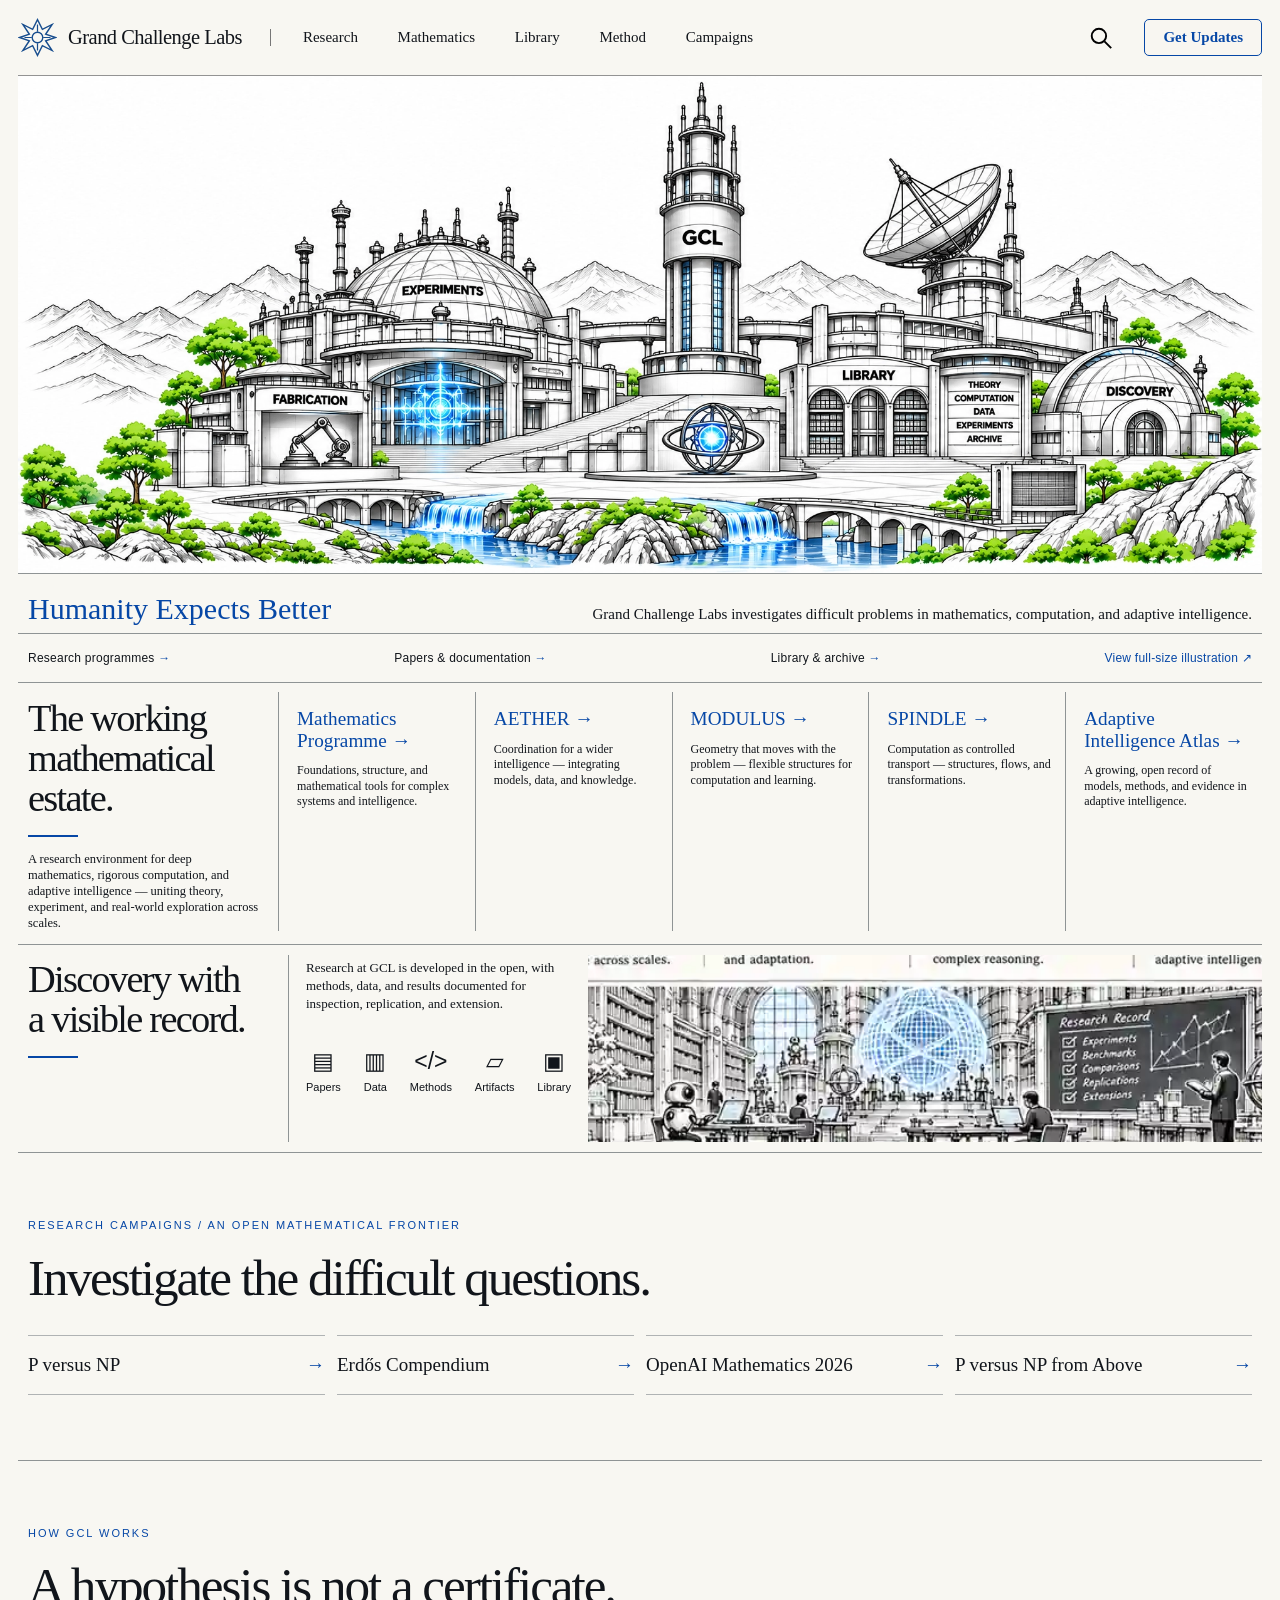
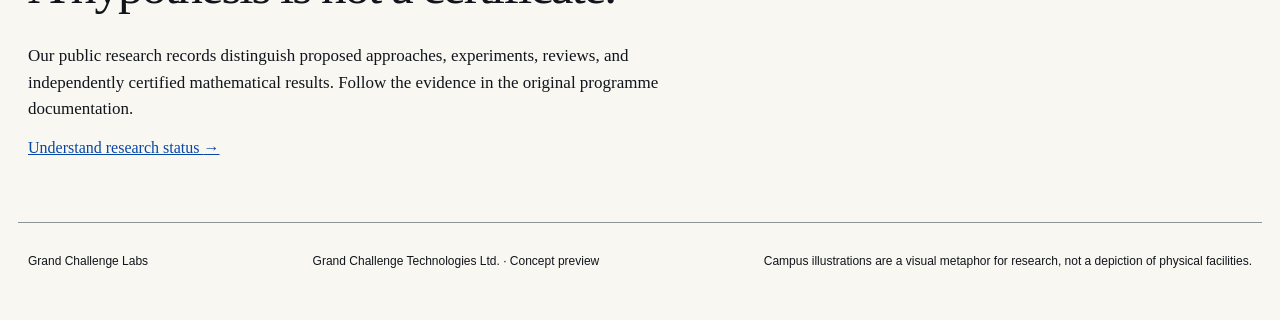
<file: index.html>
<!doctype html>
<html lang="en">
<head>
  <meta charset="utf-8">
  <meta name="viewport" content="width=device-width, initial-scale=1">
  <meta name="theme-color" content="#f8f7f2">
  <meta name="description" content="Grand Challenge Labs investigates problems in mathematics, computation, and adaptive intelligence. Explore research programmes, documentary records, and working evidence.">
  <title>Grand Challenge Labs · Humanity Expects Better</title>
  
  <link rel="preload" href="assets/hero-polished-no-wiring.webp" as="image" type="image/webp">
  <style>
:root{--ink:#11151b;--paper:#f8f7f2;--blue:#0647a6;--rule:#8f9495;--sans:Arial,Helvetica,sans-serif}*{box-sizing:border-box}html{scroll-behavior:smooth}body{margin:0;background:var(--paper);color:var(--ink);font-family:Georgia,'Times New Roman',serif}a{color:inherit}a:focus-visible,button:focus-visible,input:focus-visible{outline:3px solid var(--blue);outline-offset:3px}button{font:inherit}.shell{width:min(1440px,calc(100% - 36px));margin-inline:auto}.skip{position:absolute;left:-9999px;z-index:50;background:white;padding:14px}.skip:focus{left:10px;top:10px}.masthead{height:76px;display:flex;align-items:center;border-bottom:1px solid #939393;gap:28px}.identity{display:flex;align-items:center;gap:11px;text-decoration:none;font-size:clamp(17px,1.6vw,23px);white-space:nowrap;letter-spacing:-.025em}.mark{height:39px;width:39px;color:#174d8e}.masthead nav{display:flex;border-left:1px solid #777;padding-left:32px;gap:clamp(18px,3.1vw,51px);flex:1}.masthead nav a{text-decoration:none;font-size:15px;white-space:nowrap}.masthead nav a:hover,.record-links a:hover,.quick-links a:hover{text-decoration:underline;text-decoration-color:var(--blue)}.mast-actions{display:flex;align-items:center;gap:28px}.search-button{background:none;border:0;cursor:pointer;width:31px;height:31px;padding:2px}.search-button svg{width:100%;height:100%}.outline-button{display:inline-flex;justify-content:center;align-items:center;gap:7px;border:1.5px solid var(--blue);border-radius:5px;padding:9px 18px;color:var(--blue);text-decoration:none;white-space:nowrap;background:rgba(248,247,242,.94);font-size:15px;font-weight:bold}.outline-button:hover{background:#e4ebf9}.menu-toggle{display:none}.hero{height:565px;position:relative;overflow:hidden}.hero-art{position:absolute;right:-10px;top:0;width:calc(100% - 190px);height:100%;object-fit:cover;object-position:right center}.hero:after{content:"";position:absolute;left:0;top:0;bottom:0;width:365px;background:linear-gradient(90deg,var(--paper) 0%,rgba(248,247,242,.98) 45%,rgba(248,247,242,.78) 74%,transparent 100%);pointer-events:none}.hero-copy{position:absolute;left:12px;top:13px;z-index:1;width:300px}.hero h1{font-size:clamp(62px,6.8vw,99px);font-weight:400;line-height:.82;letter-spacing:-.075em;margin:0 0 9px}.brand-rule{height:1.5px;background:#111;width:230px;margin:13px 0 8px}.tagline{font-size:23px;line-height:1.1;color:var(--blue);margin:0 0 11px;white-space:nowrap}.lede{font-size:16px;line-height:1.19;max-width:259px;margin:0 0 14px}.hero-cta{font-size:13px;padding:8px 10px}.quick-links{display:grid;gap:14px;margin-top:18px}.quick-links a{display:flex;align-items:center;gap:14px;font-size:12px;text-decoration:none}.quick-icon{font-size:22px;width:22px;line-height:1;text-align:center}.rule{border-top:1px solid var(--rule)}.estate{min-height:0;display:grid;grid-template-columns:minmax(260px,1.2fr) minmax(0,4.8fr);border-bottom:1px solid var(--rule);padding:9px 0 13px}.estate-intro{padding:7px 19px 0 10px}.estate h2,.record h2{font-size:clamp(31px,3vw,48px);line-height:1.04;font-weight:400;letter-spacing:-.045em;margin:0 0 16px}.blue-rule{display:block;background:var(--blue);width:50px;height:2px;margin:0 0 14px}.estate-intro p{font-size:12.5px;line-height:1.28;max-width:316px;margin:0}.programme-grid{display:grid;grid-template-columns:repeat(5,minmax(0,1fr));min-width:0}.programme{border-left:1px solid var(--rule);text-decoration:none;padding:16px 14px 18px 18px;min-width:0;display:flex;flex-direction:column}.programme h3{font-size:clamp(17px,1.5vw,21px);line-height:1.12;letter-spacing:.002em;color:var(--blue);font-weight:400;margin:0 0 12px}.programme h3 span{white-space:nowrap}.programme p{font-size:12px;line-height:1.28;margin:0;max-width:190px}.programme:hover h3{text-decoration:underline}.record{min-height:206px;display:grid;grid-template-columns: 270px 300px minmax(0,1fr);border-bottom:1px solid var(--rule);padding:10px 0}.record-title{padding:5px 12px 0 10px}.record-copy{padding:4px 17px;border-left:1px solid var(--rule)}.record-copy p{font-size:13px;line-height:1.38;margin:0}.record-links{display:flex;justify-content:space-between;gap:10px;margin-top:35px}.record-links a{font:11px var(--sans);text-decoration:none;text-align:center;display:grid;gap:9px}.record-links a span{font-size:23px;height:24px}.library-art{display:block;width:100%;height:187px;object-fit:cover;object-position:center}.below,.method{padding:62px 10px 65px;border-bottom:1px solid var(--rule)}.eyebrow{text-transform:uppercase;letter-spacing:.18em;font:11px var(--sans);color:var(--blue)}.below h2,.method h2{font-size:clamp(30px,4vw,58px);font-weight:400;letter-spacing:-.04em;margin:15px 0 28px}.below-links{display:grid;grid-template-columns:repeat(4,1fr);gap:12px}.below-links a{border-top:1px solid #b0b3b4;border-bottom:1px solid #b0b3b4;padding:18px 0;display:flex;align-items:center;justify-content:space-between;gap:12px;font-size:19px;text-decoration:none}.below-links a:hover{color:var(--blue)}.below-links span{color:var(--blue)}.method p{max-width:700px;font-size:17px;line-height:1.55}.method>a{color:var(--blue)}footer{padding:30px 10px 50px;display:flex;flex-wrap:wrap;justify-content:space-between;gap:18px;font:12px/1.4 var(--sans)}dialog{width:min(610px,calc(100vw - 40px));padding:32px;border:1px solid #69717a;background:var(--paper);box-shadow:0 20px 70px #0003}dialog::backdrop{background:#1119}dialog h2{font-size:38px;font-weight:normal}dialog label{display:block;font:13px var(--sans);margin-bottom:9px}dialog input{display:block;width:100%;padding:13px;font:18px var(--sans);background:white;border:1px solid #69717a}dialog .close{float:right;background:none;border:0;font-size:32px;cursor:pointer}#search-results{display:grid;margin-top:22px;gap:7px}#search-results a{text-decoration:none;padding:10px;border-bottom:1px solid #bbb}#search-results a:hover{color:var(--blue)}
@media(max-width:1180px){.masthead{gap:16px}.masthead nav{gap:16px;padding-left:18px}.mast-actions{gap:9px}.programme{padding-left:10px;padding-right:9px}.estate{grid-template-columns:250px minmax(0,1fr)}.record{grid-template-columns:245px 270px minmax(0,1fr)}}
@media(max-width:900px){.masthead{height:auto;min-height:70px;flex-wrap:wrap;padding:13px 0}.identity{flex:1}.menu-toggle{display:inline-flex;align-items:center;gap:8px;background:none;border:1px solid #a2a2a2;padding:6px 9px;border-radius:3px;font:13px var(--sans)}.masthead nav{display:none;order:5;flex-basis:100%;border:0;padding:10px 0;border-top:1px solid #bbb;flex-wrap:wrap}.masthead nav.open{display:flex}.mast-actions{margin-left:auto}.updates{font-size:12px;padding:7px}.hero{height:525px}.hero-art{width:calc(100% + 100px);right:-235px;opacity:.85}.hero:after{width:400px}.estate{display:block;padding-bottom:20px}.estate-intro{padding:17px 11px}.estate-intro p{max-width:650px;font-size:14px}.programme-grid{grid-template-columns:repeat(3,minmax(0,1fr));gap:0}.programme{padding:10px 15px;min-height:185px}.record{grid-template-columns: 1fr 1fr}.library-art{grid-column:1/-1;height:auto;max-height:270px;object-fit:cover}.below-links{grid-template-columns:repeat(2,1fr)}}
@media(max-width:600px){.shell{width:min(100% - 24px,1440px)}.identity{font-size:17px}.mark{width:32px;height:32px}.masthead{gap:10px}.mast-actions{gap:4px}.updates{display:none}.hero{height:620px}.hero-art{width:100%;right:-65px;top:233px;height:390px;object-fit:cover;object-position:center}.hero:after{width:100%;height:285px;bottom:auto;background:linear-gradient(var(--paper) 82%, transparent)}.hero-copy{left:4px;top:8px;width:100%;}.hero h1{font-size:59px}.brand-rule{width:206px;margin:11px 0 8px}.tagline{font-size:22px}.lede{max-width:300px;font-size:14px;line-height:1.32}.hero-cta{font-size:12px;padding:7px}.quick-links{position:absolute;top:386px;background:#f8f7f2eb;padding:12px;margin:0;left:0;gap:8px}.quick-links a{font-size:11px}.programme-grid{grid-template-columns:repeat(2,minmax(0,1fr))}.programme{padding:12px 8px;min-height:210px}.programme h3{font-size:18px}.programme-graphic{height:60px}.programme p{font-size:12px}.record{display:block}.record-title,.record-copy{border:0;padding:12px 7px}.record-links{margin-top:20px}.library-art{height:auto;max-height:none}.below-links{grid-template-columns:1fr}.below,.method{padding:42px 10px}.below-links a{font-size:17px}}
@media(prefers-reduced-motion:reduce){html{scroll-behavior:auto}}

/* Hero integrity: mockup artwork contains editorial text in its left edge.
   Crop that edge inside a dedicated illustration viewport; never layer the
   live heading over the image. Keep both responsive and accessible. */
.hero{isolation:isolate}
.hero-visual{position:absolute;inset:0 0 0 420px;overflow:hidden;pointer-events:none}
.hero-art{position:absolute;top:0;right:0;left:auto;width:140%;height:100%;object-fit:cover;object-position:right center;max-width:none}
.hero:after{display:none}
.hero-copy{left:12px;top:16px;width:395px;z-index:2}
.hero h1{font-size:clamp(64px,5.35vw,82px);line-height:.91;letter-spacing:-.065em}
.tagline{font-size:22px}
.lede{font-size:16px;line-height:1.32;max-width:300px}
@media(max-width:900px){.hero{height:525px}.hero-visual{left:355px}.hero-copy{width:335px}.hero h1{font-size:clamp(61px,7vw,73px)}}
@media(max-width:600px){.hero{height:725px}.hero-copy{top:10px;left:5px;width:calc(100% - 10px)}.hero h1{font-size:clamp(53px,11vw,67px)}.hero-visual{inset:345px 0 0 0}.hero-art{width:145%;height:100%;top:0;right:0;object-fit:cover;object-position:right center}.quick-links{position:static;background:transparent;padding:0;margin-top:15px;gap:8px}.lede{font-size:14px;max-width:300px}.tagline{font-size:20px}}
@media(min-width:601px) and (max-width:720px){.hero-visual{left:330px}.hero-copy{width:315px}.hero h1{font-size:60px}}


/* Full-composition hero: no cropping, forced aspect ratio, or overlay text. */
.visually-hidden{position:absolute!important;width:1px;height:1px;padding:0;margin:-1px;overflow:hidden;clip-path:inset(50%);white-space:nowrap;border:0}
.hero{height:auto;min-height:0;position:relative;overflow:visible;isolation:auto}
.hero-art{display:block;position:static;inset:auto;width:100%;max-width:100%;height:auto;min-height:0;object-fit:contain;object-position:center;opacity:1;image-rendering:auto}
.hero:after{display:none}
.hero-hotspot{position:absolute;left:2.5%;top:54%;width:15%;height:8%;border-radius:5px}
.hero-hotspot:focus-visible{outline:3px solid var(--blue);outline-offset:1px}
.hero-links{display:flex;align-items:center;justify-content:space-between;gap:15px;flex-wrap:wrap;padding:15px 10px;border-top:1px solid var(--rule);font:12px/1.5 var(--sans);letter-spacing:.02em}
.hero-links a{color:var(--ink);text-decoration:none}
.hero-links a span{color:var(--blue)}
.hero-links a:hover{text-decoration:underline}
.hero-links .view-art{color:var(--blue)}
@media(max-width:900px){.hero{height:auto;min-height:0}.hero-art{position:static;right:auto;top:auto;width:100%;height:auto;opacity:1;object-fit:contain}}
@media(max-width:600px){.hero{height:auto;min-height:0}.hero-art{position:static;right:auto;top:auto;width:100%;height:auto;object-fit:contain}.hero-links{display:grid;grid-template-columns:1fr 1fr;gap:14px;font-size:12px}.hero-hotspot{display:none}}


/* Approved clean architectural engraving: full-image presentation with no overlaid copy. */
.hero{position:relative;overflow:visible;height:auto;min-height:0}
.hero-art{display:block;position:static;width:100%;max-width:100%;height:auto;object-fit:contain;object-position:center;opacity:1;image-rendering:auto}
.hero-introduction{display:flex;align-items:baseline;justify-content:space-between;gap:2.5rem;border-top:1px solid var(--rule);padding:17px 10px 6px}
.hero-introduction p{margin:0;font-size:15px;line-height:1.5}
.hero-introduction .hero-motto{font-size:clamp(21px,2.4vw,30px);color:var(--blue);white-space:nowrap;line-height:1.2}
@media(max-width:690px){.hero-introduction{display:block;padding-top:16px}.hero-introduction p+p{margin-top:9px}}
</style>
  
</head>
<body>
<a class="skip" href="#main">Skip to content</a>
<header class="masthead shell">
  <a class="identity" href="#top" aria-label="Grand Challenge Labs — home">
    <svg class="mark" viewBox="0 0 48 48" aria-hidden="true"><path d="M24 2L30 14 42 8 34 20 46 24 34 28 42 40 30 34 24 46 18 34 6 40 14 28 2 24 14 20 6 8 18 14Z" fill="none" stroke="currentColor" stroke-width="1.7"/><circle cx="24" cy="24" r="6.5" fill="none" stroke="currentColor" stroke-width="1.7"/><path d="M24 8V17M24 31V40M8 24H17M31 24H40" stroke="currentColor" stroke-width="1.5"/></svg>
    <span>Grand Challenge Labs</span>
  </a>
  <button class="menu-toggle" type="button" aria-expanded="false" aria-controls="main-navigation"><span class="menu-lines" aria-hidden="true">☰</span> Menu</button>
  <nav id="main-navigation" aria-label="Main navigation">
    <a href="#research">Research</a>
    <a href="#mathematics">Mathematics</a>
    <a href="#library">Library</a>
    <a href="#method">Method</a>
    <a href="#campaigns">Campaigns</a>
  </nav>
  <div class="mast-actions">
    <button id="search-button" class="search-button" type="button" aria-label="Search the site" title="Search the site"><svg viewBox="0 0 24 24" fill="none" stroke="currentColor" stroke-width="1.7" aria-hidden="true"><circle cx="10.6" cy="10.6" r="6.4"/><path d="m15.5 15.5 6 6"/></svg></button>
    <a class="outline-button updates" href="https://github.com/grandchallenge" aria-label="Follow Grand Challenge Labs updates on GitHub">Get Updates</a>
  </div>
</header>
<main id="main" class="shell">
  <section class="hero" id="top" aria-label="Grand Challenge Labs illustrated research campus">
    <h1 class="visually-hidden">Grand Challenge Labs</h1>
    <img class="hero-art" src="assets/hero-polished-no-wiring.webp" width="1983" height="793" alt="Architectural ink engraving of a calmer Grand Challenge Labs campus featuring a clean cylindrical GCL tower without surrounding cables, experimental dome, fabrication hall, library, satellite dish and discovery dome. Green foliage and blue water and experimental lighting provide restrained color accents." fetchpriority="high" decoding="async">
  </section>
  <div class="hero-introduction" aria-label="Institutional introduction"><p class="hero-motto">Humanity Expects Better</p><p>Grand Challenge Labs investigates difficult problems in mathematics, computation, and adaptive intelligence.</p></div>
  <nav class="hero-links" aria-label="Featured destinations">
    <a href="#research">Research programmes <span aria-hidden="true">→</span></a>
    <a href="https://grandchallenge.github.io/MATH-PROGRAMME/documentaries/">Papers &amp; documentation <span aria-hidden="true">→</span></a>
    <a href="#library">Library &amp; archive <span aria-hidden="true">→</span></a>
    <a class="view-art" href="assets/hero-polished-no-wiring.webp" target="_blank" rel="noopener">View full-size illustration <span aria-hidden="true">↗</span></a>
  </nav>
  <div class="rule"></div>
  <section id="research" class="estate" aria-labelledby="estate-title">
    <div class="estate-intro" id="mathematics">
      <h2 id="estate-title">The working<br>mathematical estate.</h2><span class="blue-rule"></span>
      <p>A research environment for deep mathematics, rigorous computation, and adaptive intelligence — uniting theory, experiment, and real-world exploration across scales.</p>
    </div>
    <div class="programme-grid">
      <a class="programme" href="https://grandchallenge.github.io/MATH-PROGRAMME/">
        <h3>Mathematics<br>Programme <span aria-hidden="true">→</span></h3>
        <p>Foundations, structure, and mathematical tools for complex systems and intelligence.</p>
      </a>
      <a class="programme" href="https://github.com/grandchallenge/AETHER">
        <h3>AETHER <span aria-hidden="true">→</span></h3>
        <p>Coordination for a wider intelligence — integrating models, data, and knowledge.</p>
      </a>
      <a class="programme" href="https://github.com/grandchallenge/MODULUS">
        <h3>MODULUS <span aria-hidden="true">→</span></h3>
        <p>Geometry that moves with the problem — flexible structures for computation and learning.</p>
      </a>
      <a class="programme" href="https://github.com/grandchallenge/MODULUS" aria-label="SPINDLE programme context and related GCL research">
        <h3>SPINDLE <span aria-hidden="true">→</span></h3>
        <p>Computation as controlled transport — structures, flows, and transformations.</p>
      </a>
      <a class="programme" href="https://github.com/grandchallenge/ADAPTIVE-INTELLIGENCE-ATLAS">
        <h3>Adaptive<br>Intelligence Atlas <span aria-hidden="true">→</span></h3>
        <p>A growing, open record of models, methods, and evidence in adaptive intelligence.</p>
      </a>
    </div>
  </section>
  <section class="record" id="library" aria-labelledby="record-title">
    <div class="record-title"><h2 id="record-title">Discovery with<br>a visible record.</h2><span class="blue-rule"></span></div>
    <div class="record-copy"><p>Research at GCL is developed in the open, with methods, data, and results documented for inspection, replication, and extension.</p>
      <div class="record-links"><a href="https://grandchallenge.github.io/MATH-PROGRAMME/documentaries/"><span aria-hidden="true">▤</span>Papers</a><a href="https://github.com/grandchallenge/MATHFORGE"><span aria-hidden="true">▥</span>Data</a><a href="https://github.com/grandchallenge/MATHSOLVE"><span aria-hidden="true">&lt;/&gt;</span>Methods</a><a href="https://github.com/grandchallenge/MATHCERT"><span aria-hidden="true">▱</span>Artifacts</a><a href="https://grandchallenge.github.io/MATH-PROGRAMME/"><span aria-hidden="true">▣</span>Library</a></div>
    </div>
    <img class="library-art" src="assets/library.webp" width="760" height="179" loading="lazy" alt="An illustrated research library and archive with desks, bookshelves, a luminous geometry globe, assistants, and a board documenting experiments and replications.">
  </section>
  <section class="below" id="campaigns">
    <span class="eyebrow">Research campaigns / an open mathematical frontier</span><h2>Investigate the difficult questions.</h2>
    <div class="below-links"><a href="https://grandchallenge.github.io/MATH-PROGRAMME/domains/p_vs_np/">P versus NP <span>→</span></a><a href="https://grandchallenge.github.io/MATH-PROGRAMME/erdos/">Erdős Compendium <span>→</span></a><a href="https://grandchallenge.github.io/MATH-PROGRAMME/oai26/">OpenAI Mathematics 2026 <span>→</span></a><a href="https://grandchallenge.github.io/MATH-PROGRAMME/pnp_above/">P versus NP from Above <span>→</span></a></div>
  </section>
  <section class="method" id="method"><span class="eyebrow">How GCL works</span><h2>A hypothesis is not a certificate.</h2><p>Our public research records distinguish proposed approaches, experiments, reviews, and independently certified mathematical results. Follow the evidence in the original programme documentation.</p><a href="https://grandchallenge.github.io/MATH-PROGRAMME/STATUS_TAXONOMY/">Understand research status <span aria-hidden="true">→</span></a></section>
</main>
<footer class="shell"><span>Grand Challenge Labs</span><span>Grand Challenge Technologies Ltd. · Concept preview</span><span>Campus illustrations are a visual metaphor for research, not a depiction of physical facilities.</span></footer>
<dialog id="search-dialog" aria-labelledby="search-title"><form method="dialog"><button class="close" aria-label="Close search">×</button></form><h2 id="search-title">Explore the estate</h2><label for="site-search">Search programmes and publications</label><input id="site-search" type="search" placeholder="e.g. mathematics, AETHER, P versus NP"><div id="search-results" role="region" aria-live="polite"></div></dialog>
<script>
'use strict';
const menuButton = document.querySelector('.menu-toggle');
const nav = document.querySelector('#main-navigation');
menuButton.addEventListener('click', () => { const expanded = menuButton.getAttribute('aria-expanded') === 'true'; menuButton.setAttribute('aria-expanded', String(!expanded)); nav.classList.toggle('open', !expanded); });
nav.querySelectorAll('a').forEach(a => a.addEventListener('click', () => { nav.classList.remove('open'); menuButton.setAttribute('aria-expanded','false'); }));
const searchDialog = document.getElementById('search-dialog');
document.getElementById('search-button').addEventListener('click', () => { searchDialog.showModal(); document.getElementById('site-search').focus(); });
const routes = [
 ['Mathematics Programme', 'https://grandchallenge.github.io/MATH-PROGRAMME/'],
 ['P versus NP', 'https://grandchallenge.github.io/MATH-PROGRAMME/domains/p_vs_np/'],
 ['P versus NP from Above', 'https://grandchallenge.github.io/MATH-PROGRAMME/pnp_above/'],
 ['Erdős Compendium', 'https://grandchallenge.github.io/MATH-PROGRAMME/erdos/'],
 ['OpenAI Mathematics 2026', 'https://grandchallenge.github.io/MATH-PROGRAMME/oai26/'],
 ['AETHER', 'https://github.com/grandchallenge/AETHER'],
 ['MODULUS', 'https://github.com/grandchallenge/MODULUS'],
 ['Adaptive Intelligence Atlas', 'https://github.com/grandchallenge/ADAPTIVE-INTELLIGENCE-ATLAS'],
 ['Mathematics documentary library', 'https://grandchallenge.github.io/MATH-PROGRAMME/documentaries/'],
 ['MATHCERT', 'https://github.com/grandchallenge/MATHCERT'],
 ['Research method', '#method']
];
const searchField = document.getElementById('site-search');
const searchResults = document.getElementById('search-results');
function renderResults() {
 const query=searchField.value.toLowerCase().trim(); searchResults.replaceChildren();
 const matches=routes.filter(([label]) => label.toLowerCase().includes(query)).slice(0,8);
 for(const [label,url] of matches){const a=document.createElement('a');a.href=url;a.textContent=label+' →';searchResults.append(a);}
 if(!matches.length){const p=document.createElement('p');p.textContent='No matching programme in the quick index. Use the Mathematics Programme documentation for deeper searches.';searchResults.append(p);}
}
searchField.addEventListener('input',renderResults);
renderResults();

</script>
</body>
</html>
</file>
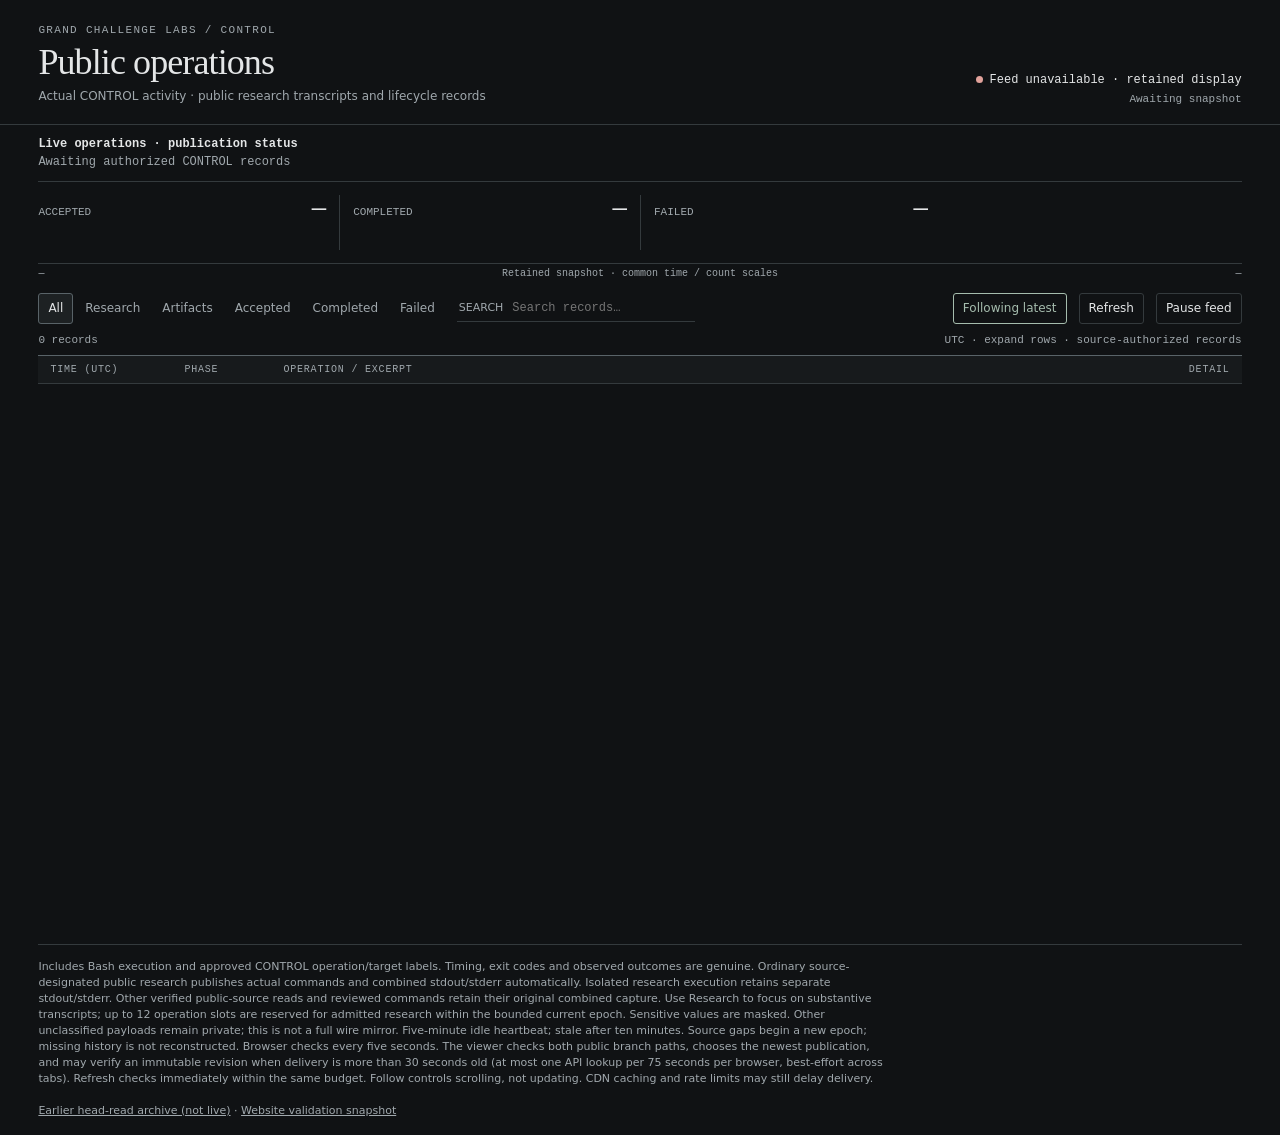
<file: assets/operations/live.html>
<!doctype html><html lang="en"><head><meta charset="utf-8"><meta http-equiv="Content-Security-Policy" content="default-src 'none'; script-src 'self'; style-src 'self' 'unsafe-inline'; connect-src https://raw.githubusercontent.com https://api.github.com; base-uri 'none'; form-action 'none'; object-src 'none'"><meta name="referrer" content="no-referrer"><meta name="viewport" content="width=device-width,initial-scale=1"><title>GCL · Public operations</title>
<link rel="stylesheet" href="console.css"></head><body>
<header><div><div class="eyebrow">GRAND CHALLENGE LABS / CONTROL</div><h1>Public operations</h1><div class="subtitle">Actual CONTROL activity · public research transcripts and lifecycle records</div></div><div class="connection" id="connection"><span class="dot"></span><span id="state">Connecting</span><span id="updated">Awaiting snapshot</span></div></header>
<main><div class="source-line"><strong>Live operations · publication status</strong><span id="source">Awaiting authorized CONTROL records</span></div><section class="metrics" aria-label="Counts in retained snapshot" id="metrics"></section><div class="scale"><span id="range-start">—</span><span>Retained snapshot · common time / count scales</span><span id="range-end">—</span></div>
<div class="toolbar"><div class="filters" role="group" aria-label="Filter stream"><button data-filter="all" aria-pressed="true">All</button><button data-filter="research" aria-pressed="false">Research</button><button data-filter="evidence" aria-pressed="false">Artifacts</button><button data-filter="request" aria-pressed="false">Accepted</button><button data-filter="result" aria-pressed="false">Completed</button><button data-filter="failure" aria-pressed="false">Failed</button></div><label class="search"><span>SEARCH</span><input id="search" type="search" aria-label="Search retained events" placeholder="Search records…" autocomplete="off"></label><span class="grow"></span><button class="control" id="follow" aria-pressed="true">Following latest</button><button class="control" id="refresh">Refresh</button><button class="control" id="pause" aria-pressed="false">Pause feed</button></div>
<div class="meta-line"><span id="shown">0 records</span><span>UTC · expand rows · source-authorized records</span></div>
<div class="table" id="table" tabindex="0" aria-label="Chronological event stream"><div class="columns" aria-hidden="true"><span>TIME (UTC)</span><span>PHASE</span><span>OPERATION / EXCERPT</span><span style="text-align:right">DETAIL</span></div><div id="log"></div></div></main>
<footer><span>Includes Bash execution and approved CONTROL operation/target labels. Timing, exit codes and observed outcomes are genuine. Ordinary source-designated public research publishes actual commands and combined stdout/stderr automatically. Isolated research execution retains separate stdout/stderr. Other verified public-source reads and reviewed commands retain their original combined capture. Use Research to focus on substantive transcripts; up to 12 operation slots are reserved for admitted research within the bounded current epoch. Sensitive values are masked. Other unclassified payloads remain private; this is not a full wire mirror. Five-minute idle heartbeat; stale after ten minutes. Source gaps begin a new epoch; missing history is not reconstructed. Browser checks every five seconds. The viewer checks both public branch paths, chooses the newest publication, and may verify an immutable revision when delivery is more than 30 seconds old (at most one API lookup per 75 seconds per browser, best-effort across tabs). Refresh checks immediately within the same budget. Follow controls scrolling, not updating. CDN caching and rate limits may still delay delivery.</span><span><a href="https://raw.githubusercontent.com/grandchallenge/grandchallenge.github.io/control-public-feed/feed.json" style="color:inherit">Earlier head-read archive (not live)</a> · <a href="index.html" style="color:inherit">Website validation snapshot</a></span></footer><script src="live.js?v=20261127-native"></script></body></html>
</file>
<file: assets/operations/console.css>
:root{color-scheme:dark;--bg:#101214;--paper:#171a1c;--ink:#e4e6e7;--muted:#a0a8ad;--rule:#343a3d;--quiet:#1d2123;--input:#a7bcca;--output:#a5bcad;--error:#e1a29b;--mono:ui-monospace,SFMono-Regular,Consolas,monospace}
*{box-sizing:border-box}body{margin:0;background:var(--bg);color:var(--ink);font:14px/1.45 system-ui,sans-serif}button,input{font:inherit;color:inherit}button{cursor:pointer}button:focus-visible,input:focus-visible,summary:focus-visible{outline:2px solid var(--input);outline-offset:2px}header,main,footer{max-width:1600px;margin:auto;padding-inline:clamp(14px,3vw,48px)}
header{display:flex;justify-content:space-between;align-items:end;gap:20px;padding-top:24px;padding-bottom:19px;border-bottom:1px solid var(--rule)}.eyebrow{font:11px var(--mono);letter-spacing:.12em;color:var(--muted)}h1{font:500 clamp(25px,3vw,36px)/1.1 Georgia,serif;letter-spacing:-.025em;margin:7px 0 5px}.subtitle{color:var(--muted);font-size:12px}.connection{text-align:right;flex-shrink:0;font:12px var(--mono)}.connection .dot{display:inline-block;width:7px;height:7px;background:var(--muted);border-radius:50%;margin-right:7px}.connection.live .dot{background:var(--output)}.connection.stale .dot{background:var(--error)}#updated{display:block;color:var(--muted);font-size:11px;margin-top:6px}
.metrics{display:grid;grid-template-columns:repeat(4,minmax(0,1fr));border-bottom:1px solid var(--rule);padding-block:13px}.metric{padding:0 13px;border-left:1px solid var(--rule);min-width:0}.metric:first-child{border:0;padding-left:0}.metric-label{font:11px var(--mono);color:var(--muted);display:flex;justify-content:space-between;gap:5px;align-items:baseline}.metric strong{font:500 24px/1.2 var(--mono);color:var(--ink)}.series{display:flex;align-items:end;gap:2px;height:20px;margin-top:6px}.series i{flex:1;background:var(--input);min-width:1px;opacity:.78}.metric[data-stream=stdout] .series i{background:var(--output)}.metric[data-stream=stderr] .series i{background:var(--error)}.metric[data-stream=lifecycle] .series i{background:var(--muted)}.scale{display:flex;justify-content:space-between;color:var(--muted);font:10px var(--mono);margin-top:4px}
.toolbar{display:flex;align-items:center;gap:12px;flex-wrap:wrap;padding:14px 0 10px}.filters{display:flex;gap:2px;flex-wrap:wrap}.filters button,.control{border:1px solid transparent;background:transparent;padding:6px 9px;font-size:12px;white-space:nowrap;color:var(--muted);border-radius:3px}.filters button[aria-pressed=true]{border-color:#596368;color:var(--ink);background:var(--quiet)}.control{border-color:var(--rule);color:var(--ink)}.control:hover,.filters button:hover{background:var(--quiet)}.control[aria-pressed=true]{color:var(--output);border-color:var(--output)}.search{display:flex;align-items:center;flex:1;min-width:140px;max-width:320px;gap:7px;border-bottom:1px solid var(--rule);padding:5px 2px}.search span{color:var(--muted);font-size:11px}.search input{background:none;border:0;width:100%;min-width:0;font:12px var(--mono)}.grow{flex:1}
.meta-line{display:flex;justify-content:space-between;gap:12px;flex-wrap:wrap;color:var(--muted);font:11px var(--mono);padding:0 0 9px}.table{position:relative;border-top:1px solid #596368;border-bottom:1px solid var(--rule);height:clamp(300px,calc(100dvh - 310px),1100px);overflow:auto;overflow-anchor:none}.columns,.event-summary{display:grid;grid-template-columns:122px 87px minmax(0,1fr) 54px;gap:12px;align-items:baseline}.columns{position:sticky;top:0;background:var(--paper);z-index:2;padding:8px 12px;color:var(--muted);font:10px var(--mono);letter-spacing:.08em;border-bottom:1px solid var(--rule)}.event{border-bottom:1px solid #262a2c}.event-summary{padding:8px 12px;cursor:pointer;list-style:none;min-height:35px}.event-summary::-webkit-details-marker{display:none}.event-summary:hover,.event[open]>.event-summary{background:var(--quiet)}.time,.stream,.size{font:11px var(--mono);white-space:nowrap}.time{color:var(--muted)}.stream{color:var(--muted)}.stream::before{content:"";width:3px;height:10px;background:currentColor;display:inline-block;margin-right:6px}.stdin .stream{color:var(--input)}.stdout .stream{color:var(--output)}.stderr .stream,.rpc-error .stream{color:var(--error)}.summarytext{min-width:0;display:flex;gap:10px;align-items:baseline;white-space:nowrap;overflow:hidden}.summarytext b{font:500 12px var(--mono);flex-shrink:0;max-width:55%;overflow:hidden;text-overflow:ellipsis}.summarytext span{font:12px var(--mono);color:var(--muted);overflow:hidden;text-overflow:ellipsis;min-width:0}.size{color:var(--muted);text-align:right}.size::after{content:" +";color:var(--ink)}.event[open] .size::after{content:" −"}.detail{margin:0 12px 12px 233px;border-left:1px solid var(--rule);padding:10px 14px;background:var(--paper);min-width:0}.detail-heading,.aux{color:var(--muted);font:11px var(--mono);margin-bottom:8px}.detail pre{font:12px/1.55 var(--mono);white-space:pre-wrap;overflow-wrap:anywhere;margin:5px 0;tab-size:4}.field{border-top:1px solid var(--rule);display:grid;grid-template-columns:minmax(85px,140px) minmax(0,1fr);gap:12px;padding:6px 0}.field-name{color:var(--muted);font:11px var(--mono);overflow-wrap:anywhere}.field-value{min-width:0}.field-value pre{margin:0}.aux{margin-top:12px}.aux summary{cursor:pointer}.empty{padding:28px 12px;color:var(--muted)}footer{display:flex;justify-content:space-between;gap:16px;color:var(--muted);font-size:11px;padding-block:14px;flex-wrap:wrap}footer span:first-child{max-width:850px}
@media(max-width:760px){header{align-items:start;padding-top:18px}.connection{font-size:10px}.metric{padding:0 8px}.metric-label{font-size:9px;display:block}.metric strong{font-size:20px}.scale{font-size:8px}.columns,.event-summary{grid-template-columns:77px 65px minmax(0,1fr);gap:7px;padding-inline:7px}.columns span:last-child,.size{display:none}.detail{margin-left:9px;padding:9px}.summarytext b{max-width:70%;font-size:11px}.summarytext span,.time,.stream{font-size:10px}.toolbar{gap:7px}.table{height:65dvh}.field{grid-template-columns:1fr;gap:3px}.grow{display:none}.search{max-width:none}}
@media(max-width:400px){header{flex-wrap:wrap;gap:9px}.connection{text-align:left;flex-shrink:1}#updated{margin-top:3px}.scale span:nth-child(2){text-align:center;max-width:115px}.metric strong{font-size:18px}.metric-label{overflow-wrap:anywhere}}

@media(max-width:600px){
header{padding-top:12px;padding-bottom:10px;gap:7px;flex-wrap:wrap;align-items:flex-start}
header h1{font-size:25px;margin:5px 0 4px}.subtitle{font-size:11px}.connection{display:flex;align-items:center;gap:8px;text-align:left;flex-wrap:wrap}#updated{margin:0;font-size:10px}
.metrics{padding-block:7px}.metric{padding-inline:7px}.metric-label{display:flex;flex-direction:column;align-items:flex-start;gap:2px;font-size:10px}.metric strong{font-size:18px;line-height:1.1}.series{height:12px;margin-top:5px}
.scale{font-size:9px}.scale span:nth-child(2){display:none}
.toolbar{display:grid;grid-template-columns:minmax(0,1fr) auto auto;gap:6px;padding:9px 0 7px}
.filters{grid-column:1/-1;gap:1px;flex-wrap:wrap}.filters button,.control{font-size:10.5px;padding:5px 6px}.search{min-width:0;width:100%;padding:3px 0;gap:3px}.search input{font-size:11px}.search span{display:none}
.meta-line{gap:3px;padding-bottom:6px;font-size:10px}.meta-line span:nth-child(2){font-size:10px}
.table{height:max(270px,calc(100dvh - 285px))}
.columns{display:flex;gap:9px;font-size:9px;padding:5px 8px}.columns span:nth-child(3){margin-left:auto}
.event-summary{grid-template-columns:minmax(0,1fr) auto;gap:2px 8px;padding:5px 8px;min-height:0}
.event-summary .stream{justify-self:end}.summarytext{grid-column:1/-1;gap:6px}.summarytext b{font-size:11px;max-width:82%}.summarytext span{font-size:10px}.time,.stream{font-size:10px}.detail{margin:0 8px 8px;padding:8px}.detail pre{font-size:11px}
}

.source-line{font:12px/1.5 var(--mono);color:var(--muted);border-bottom:1px solid var(--rule);padding:10px 0;overflow-wrap:anywhere}.source-line a{color:var(--input)}.source-line strong{color:var(--ink)}.source-line span{display:block}.connection.published .dot{background:var(--output)}

.metric[data-stream=result] .series i{background:var(--output)}.metric[data-stream=failure] .series i{background:var(--error)}.request .stream{color:var(--input)}.result .stream{color:var(--output)}.failure .stream{color:var(--error)}

@media(max-width:760px){#refresh{grid-column:1/-1;justify-self:start}#follow{font-size:10px}}
</file>
